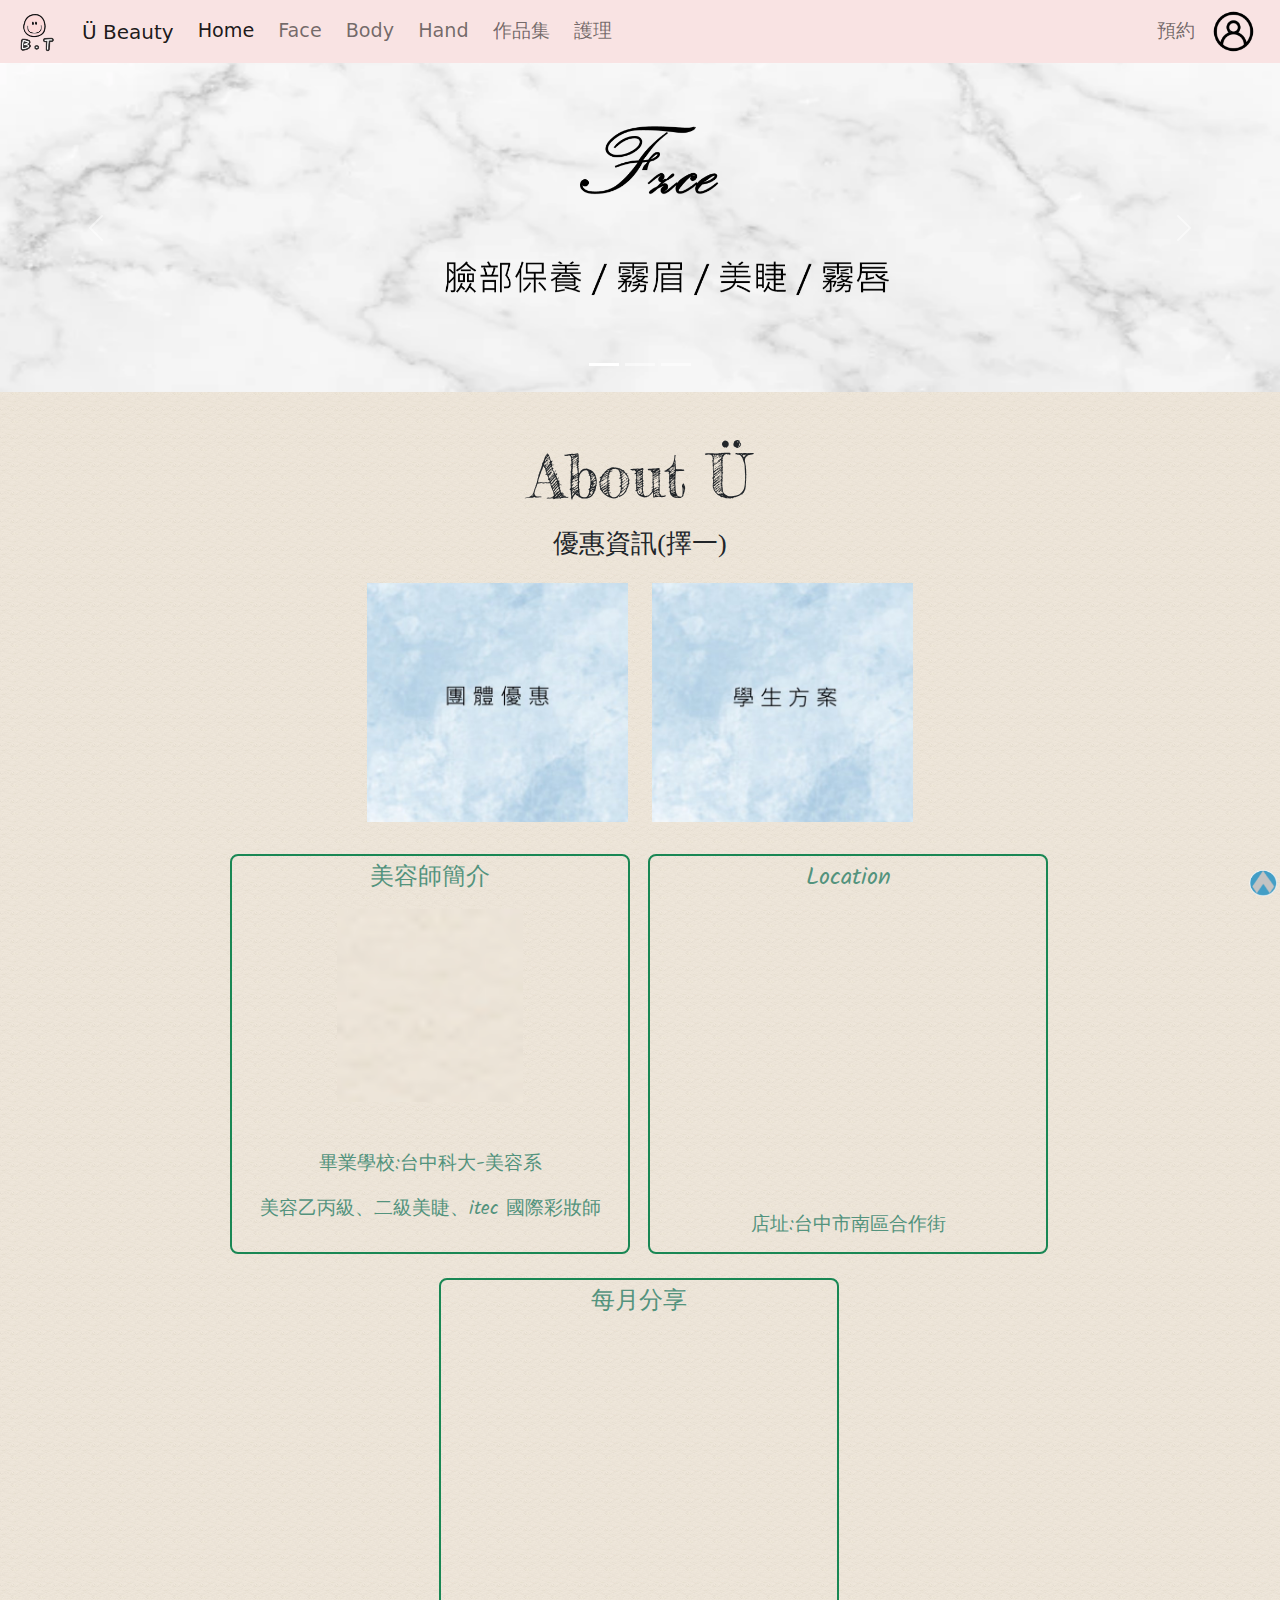
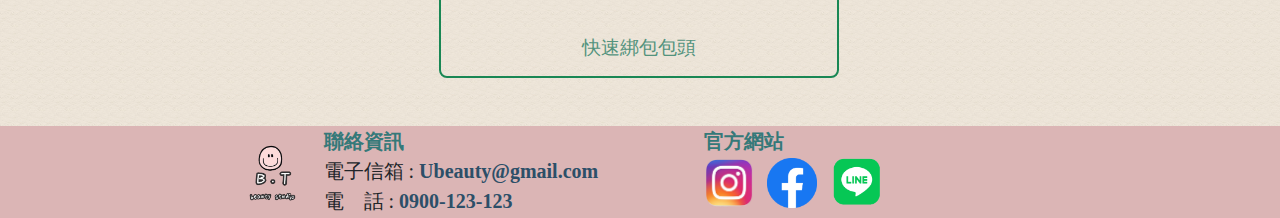
<file: index.html>
<!DOCTYPE html>
<html lang="en">

<head>
  <meta charset="UTF-8">
  <meta name="viewport" content="width=device-width">
  <title>Home_Beauty_Studio</title>
  <link rel="icon" href="./icon/beauty_studio_icon.png">
  <link rel="stylesheet" href="CSS/beauty_studio.css">
  <link rel="stylesheet" href="./CSS/bootstrap_css/bootstrap.css">
  <script src="./js/bootstrap-js/bootstrap.js"></script>

</head>

<body>
  <header>
    <nav class="navbar navbar-expand-lg navbar-light" style="background-color: rgb(249, 227, 227);">
      <div>
        <img src="./icon/beauty_studio_icon.png" class="d-block" style="width: 50px; margin:0 10px;">
      </div>
      <div class="container-fluid">
        <a class="navbar-brand" href="./index.html">Ü Beauty</a>
        <button class="navbar-toggler" type="button" data-bs-toggle="collapse" data-bs-target="#navbarTogglerDemo02"
          aria-controls="navbarTogglerDemo02" aria-expanded="false" aria-label="Toggle navigation">
          <span class="navbar-toggler-icon"></span>
        </button>
        <div class="collapse navbar-collapse" id="navbarTogglerDemo02">
          <ul class="navbar-nav me-auto mb-2 mb-lg-0" style=" align-items: center;">
            <li class="nav-item me-2" style="font-size: larger;">
              <a class="nav-link active" aria-current="page" href="./index.html">Home</a>
            </li>
            <li class="nav-item me-2" style="font-size: larger;">
              <a class="nav-link" href="./Face_beauty_studio.html">Face</a>
            </li>
            <li class="nav-item me-2" style="font-size: larger;">
              <a class="nav-link" href="./Body_beauty_studio.html">Body</a>
            </li>
            <li class="nav-item me-2" style="font-size: larger;">
              <a class="nav-link" href="./Hand_beauty_studio.html">Hand</a>
            </li>
            <li class="nav-item me-2" style="font-size: larger;">
              <a class="nav-link" href="./portfolio_beauty_studio.html">作品集</a>
            </li>
            <li class="nav-item me-2" style="font-size: larger;">
              <a class="nav-link" href="./care_beauty_studio.html">護理</a>
            </li>
          </ul>
          <form class="d-flex me-1">
            <div class="collapse navbar-collapse" id="navbarTogglerDemo02">
              <ul class="navbar-nav mb-2 mb-lg-0" style=" align-items: center;">
                <li class="nav-item me-2" style="font-size: larger;">
                  <a class="nav-link" href="./Order_beauty_studio.html">預約</a>
                </li>
                <a href="./Order_beauty_studio.html" class="me-2">
                  <img src="./icon/order.icon.png" width="45px">
                </a>
              </ul>
            </div>
          </form>
        </div>
      </div>
    </nav>
    <div id="carouselExampleIndicators" class="carousel slide" data-bs-ride="carousel">
      <div class="carousel-indicators">
        <button type="button" data-bs-target="#carouselExampleIndicators" data-bs-slide-to="0" class="active"
          aria-current="true" aria-label="Slide 1"></button>
        <button type="button" data-bs-target="#carouselExampleIndicators" data-bs-slide-to="1"
          aria-label="Slide 2"></button>
        <button type="button" data-bs-target="#carouselExampleIndicators" data-bs-slide-to="2"
          aria-label="Slide 3"></button>
      </div>
      <div class="carousel-inner">
        <div class="carousel-item active">
          <a href="./Face_beauty_studio.html">
            <img src="./icon/a.png" class="d-block w-100" alt="輪播1">
          </a>
        </div>
        <div class="carousel-item">
          <a href="./Body_beauty_studio.html">
            <img src="./icon/b.png" class="d-block w-100" alt="輪播2">
          </a>
        </div>
        <div class="carousel-item">
          <a href="./Hand_beauty_studio.html">
            <img src="./icon/c.png" class="d-block w-100" alt="輪播3">
          </a>

        </div>
      </div>
      <button class="carousel-control-prev" type="button" data-bs-target="#carouselExampleIndicators"
        data-bs-slide="prev">
        <span class="carousel-control-prev-icon" aria-hidden="true"></span>
        <span class="visually-hidden">Previous</span>
      </button>
      <button class="carousel-control-next" type="button" data-bs-target="#carouselExampleIndicators"
        data-bs-slide="next">
        <span class="carousel-control-next-icon" aria-hidden="true"></span>
        <span class="visually-hidden">Next</span>
      </button>
    </div>
  </header>

  <main>
    <div class="container mainBg">
      <h1 class="row justify-content-center pt-5 myAbout">About Ü</h1>
      <h5 class="row justify-content-center m-3 myTitle">優惠資訊(擇一)</h5>
      <div class="row justify-content-center">

        <div class="col-md-12 col-lg-3 pt-2">
          <img class="img-fluid figure-img homeImg" data-bs-toggle="modal" data-bs-target="#apple"
            src="./icon/group.jpg" alt="團體優惠" style="width: 100%;">
        </div>
        <div id="apple" class="modal" tabindex="-1">
          <div class="modal-dialog  modal-dialog-centered">
            <div class="modal-content  modal-dialog-centered">
              <div class="modal-header">
                <h5 class="modal-title myList">團體優惠</h5>
              </div>
              <div class="modal-body myNews">
                <p>如經介紹人來店消費可折抵300元，</p>
                <p>(來店時需先告知介紹人資訊)，</p>
                <p>介紹人下次來店時可折價500元。</p>
                <p style="color: rgb(219, 73, 73);">✮此優惠不適用於指甲系列及補卸系列✮</p>
              </div>
              <div class="modal-footer">
                <button type="button" class="btn btn-secondary" data-bs-dismiss="modal">Close</button>
              </div>
            </div>
          </div>
        </div>

        <div class="col-md-12 col-lg-3 pt-2">
          <img class="img-fluid figure-img homeImg" data-bs-toggle="modal" data-bs-target="#bee"
            src="./icon/student.jpg" alt="學生優惠" style="width: 100%;">
        </div>
        <div id="bee" class="modal" tabindex="-1">
          <div class="modal-dialog modal-dialog-centered">
            <div class="modal-content modal-dialog-centered">
              <div class="modal-header">
                <h5 class="modal-title myList">學生優惠</h5>
              </div>
              <div class="modal-body myNews ">
                <p>持有在學相關證明文件，</p>
                <p>可於來店時享有85折優惠。</p>
                <p style="color:rgb(219, 73, 73);">✮此優惠不適用於補卸系列✮</p>
              </div>
              <div class="modal-footer">
                <button type="button" class="btn btn-secondary" data-bs-dismiss="modal">Close</button>
              </div>
            </div>
          </div>
        </div>
      </div>

      <div class="container pb-5">
        <div class="row justify-content-center">
          <div class="col-md-12 col-lg-3 border border-2 rounded-3 border-success mt-4 ms-2"
            style="margin-right: 10px;width: 400px;height: 400px;">
            <div class="itd">
              <h4 class="row justify-content-center mt-2">美容師簡介</h4>
              <img class="pt-2" src="./icon/background.png" alt="美容師照片" style="width: 50%;">
              <p class="mt-5">畢業學校:台中科大-美容系</p>
              <p>美容乙丙級、二級美睫、itec 國際彩妝師</p>
            </div>
          </div>
          <div class="itd col-md-12 col-lg-3 border border-2 rounded-3 border-success mt-4 ms-2"
            style="margin-right: 10px;width: 400px;height: 400px;">
            <h4 class="row justify-content-center mt-2">Location</h4>
            <iframe src="https://www.google.com/maps/embed?pb=!1m18!1m12!1m3!1d3641.258544730215!2d120.6825104!3d24.127556799999994!2m3!1f0!2f0!3f0!3m2!1i1024!2i768!4f13.1!3m3!1m2!1s0x34693d1ba36b8d49%3A0x61e3b13c82017f33!2zNDAy5Y-w5Lit5biC5Y2X5Y2A5ZCI5L2c6KGX!5e0!3m2!1szh-TW!2stw!4v1695786237717!5m2!1szh-TW!2stw" width="300" height="300" style="border:0;" allowfullscreen="" loading="lazy" referrerpolicy="no-referrer-when-downgrade"></iframe>
            <p>店址:台中市南區合作街</p>
          </div>
          <div class="itd col-md-12 col-lg-3 border border-2 rounded-3 border-success mt-4 ms-2"
            style="margin-right: 10px;width: 400px;height: 400px;">
            <h4 class="row justify-content-center mt-2">每月分享</h4>
           
            <iframe width="300" height="300" src="https://www.youtube.com/embed/xUJO8hUMRBU"
              title="[分享]Bun Hair Tutorial 超簡單包包頭|Libby" frameborder="0"
              allow="accelerometer; autoplay; clipboard-write; encrypted-media; gyroscope; picture-in-picture; web-share"
              allowfullscreen>
            </iframe>
            <p>快速綁包包頭</p>
          </div>
        </div>
      </div>
  </main>

  <footer style="background-color: rgb(219, 181, 181);">
    <div class="container">
      <div class="row justify-content-center">
        <div class="col-md-1 col-lg-1 me-2">
          <img class="mt-1" src="./icon/beauty_studio_button_icon.png" style="width: 100px;">
        </div>
        <div class="col-md-12 col-lg-4 ">
          <div>
            <span class="myForm mb-2">聯絡資訊</span><br>
            <span class="myNews">電子信箱&nbsp;:&nbsp;<a href="mailto:Ubeauty@gmail.com"
                class="myA">Ubeauty@gmail.com</a></span><br>
            <span class="myNews">電&nbsp;&nbsp;&nbsp;&nbsp;話&nbsp;:
              <a href="tel:+886-900123123" class="myA">0900-123-123</a>
            </span>
          </div>
        </div>
        <div class="col-md-12 col-lg-4">
          <div>
            <span class="myForm mb-5">官方網站</span><br>
            <a href="" style="text-decoration:none;"
              target="_blank">
              <img class="me-2" src="./icon/ig.png" width="50vh">
            </a>
            <a href="" style="text-decoration:none;" target="_blank">
              <img class="me-2" src="./icon/fb.png" width="50vh">
            </a>
            <a href=""
              style="text-decoration:none;" target="_blank">
              <img src="./icon/line2.png" width="55vh">
            </a>
          </div>
        </div>
      </div>
    </div>

    <a href="#" class="bottomTop">
      <img src="./icon/top2.png" width="30vh">
    </a>
  </footer>



</body>

</html>
</file>
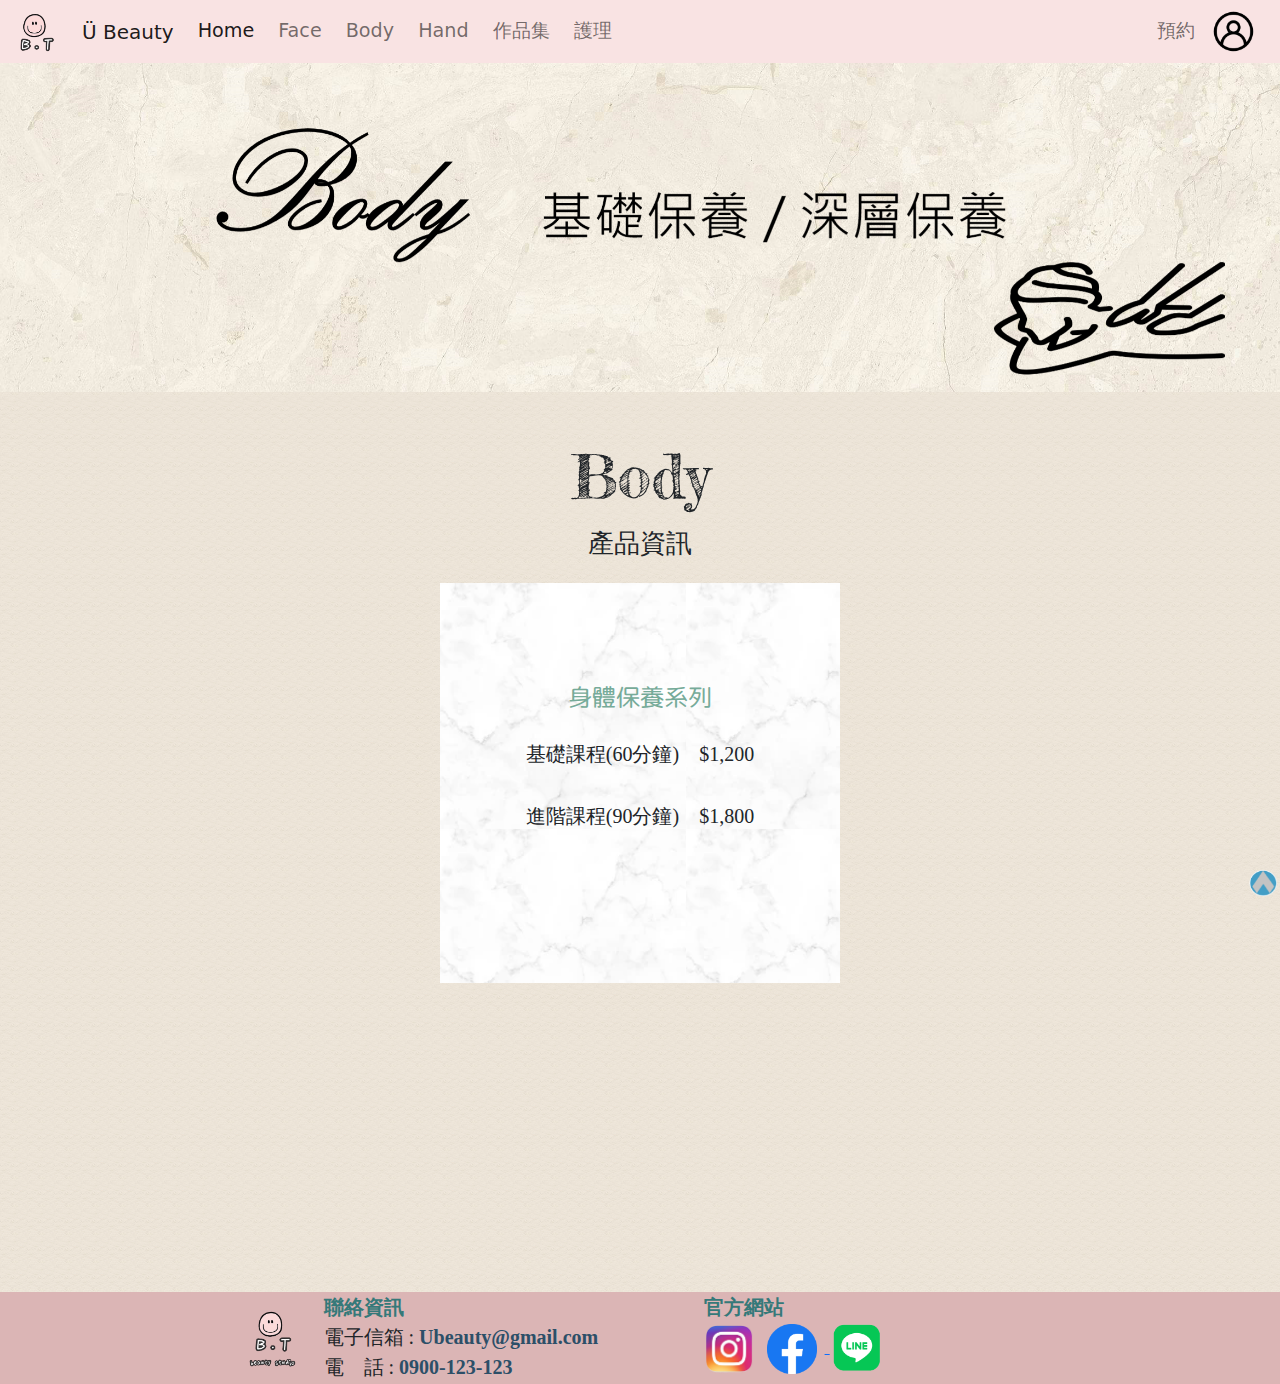
<file: Body_beauty_studio.html>
<!DOCTYPE html>
<html lang="en">

<head>
  <meta charset="UTF-8">
  <meta name="viewport" content="width=device-width">
  <title>身體_Beauty_Studio</title>
  <link rel="icon" href="./icon/beauty_studio_icon.png">
  <link rel="stylesheet" href="CSS/beauty_studio.css">
  <link rel="stylesheet" href="./CSS/bootstrap_css/bootstrap.css">
  <script src="./js/bootstrap-js/bootstrap.js"></script>



</head>

<body>
  <header>
    <nav class="navbar navbar-expand-lg navbar-light" style="background-color: rgb(249, 227, 227);">
      <div>
        <img src="./icon/beauty_studio_icon.png" class="d-block" style="width: 50px; margin:0 10px;">
      </div>
      <div class="container-fluid">
        <a class="navbar-brand" href="./index.html">Ü Beauty</a>
        <button class="navbar-toggler" type="button" data-bs-toggle="collapse" data-bs-target="#navbarTogglerDemo02"
          aria-controls="navbarTogglerDemo02" aria-expanded="false" aria-label="Toggle navigation">
          <span class="navbar-toggler-icon"></span>
        </button>
        <div class="collapse navbar-collapse" id="navbarTogglerDemo02">
          <ul class="navbar-nav me-auto mb-2 mb-lg-0" style=" align-items: center;">
            <li class="nav-item me-2" style="font-size: larger;">
              <a class="nav-link active" aria-current="page" href="./index.html">Home</a>
            </li>
            <li class="nav-item me-2" style="font-size: larger;">
              <a class="nav-link" href="./Face_beauty_studio.html">Face</a>
            </li>
            <li class="nav-item me-2" style="font-size: larger;">
              <a class="nav-link" href="./Body_beauty_studio.html">Body</a>
            </li>
            <li class="nav-item me-2" style="font-size: larger;">
              <a class="nav-link" href="./Hand_beauty_studio.html">Hand</a>
            </li>
            <li class="nav-item me-2" style="font-size: larger;">
              <a class="nav-link" href="./portfolio_beauty_studio.html">作品集</a>
            </li>
            <li class="nav-item me-2" style="font-size: larger;">
              <a class="nav-link" href="./care_beauty_studio.html">護理</a>
            </li>
          </ul>
          <form class="d-flex me-1">
            <div class="collapse navbar-collapse" id="navbarTogglerDemo02">
              <ul class="navbar-nav mb-2 mb-lg-0" style=" align-items: center;">
                <li class="nav-item me-2" style="font-size: larger;">
                  <a class="nav-link" href="./Order_beauty_studio.html">預約</a>
                </li>
                <a href="./Order_beauty_studio.html" class="me-2">
                  <img src="./icon/order.icon.png" width="45px">
                </a>
              </ul>
            </div>
          </form>
        </div>
      </div>
    </nav>
    <div class="carousel-inner">
      <div class="carousel-item active">
        <img src="./icon/body.bg.png" class="d-block w-100" alt="body背景">
      </div>
    </div>
  </header>

  <main>
    <div class="container mainBg pb-5">
      <h1 class="row justify-content-center pt-5 myAbout">Body</h1>
      <h5 class="row justify-content-center m-3 myTitle">產品資訊</h5>
      <div class="row justify-content-center">
        <div class="col-md-12 col-lg-3 m-2 contentBg"
          style="background-image: url(./icon/content.bg.png);width: 400px;height: 400px;">
          <div class="row justify-content-center pd-5 pt-5 mt-5 myList">身體保養系列</div>
          <div class="row justify-content-center p-2 mt-3 myMenu">基礎課程(60分鐘) &nbsp;&nbsp;&nbsp;$1,200</div>
          <div class="row justify-content-center p-2 mt-3 myMenu">進階課程(90分鐘)&nbsp;&nbsp;&nbsp; $1,800</div>
        </div>
      </div>
    </div>

  </main>

  <footer style="background-color: rgb(219, 181, 181);">
    <div class="container">
      <div class="row justify-content-center">
        <div class="col-md-1 col-lg-1 me-2">
          <img class="mt-1" src="./icon/beauty_studio_button_icon.png" style="width: 100px;">
        </div>
        <div class="col-md-12 col-lg-4 ">
          <div>
            <span class="myForm mb-2">聯絡資訊</span><br>
            <span class="myNews">電子信箱&nbsp;:&nbsp;<a href="mailto:Ubeauty@gmail.com" class="myA">Ubeauty@gmail.com</a></span><br>
            <span class="myNews">電&nbsp;&nbsp;&nbsp;&nbsp;話&nbsp;:
              <a href="tel:+886-900123123" class="myA">0900-123-123</a>
            </span>
          </div>
        </div>
        <div class="col-md-12 col-lg-4">
          <div>
            <span class="myForm mb-5">官方網站</span><br>
            <a href="" style="text-decoration:none;"
              target="_blank">
              <img class="me-2" src="./icon/ig.png" width="50vh">
            </a>
            <a href="" target="_blank">
              <img class="me-2" src="./icon/fb.png" width="50vh">
            </a>
            <a href=""
              style="text-decoration:none;" target="_blank">
              <img src="./icon/line2.png" width="55vh">
            </a>
          </div>
        </div>
      </div>
    </div>

    <a href="#" class="bottomTop">
      <img src="./icon/top2.png" width="30vh">
    </a>
  </footer>


</body>

</html>
</file>
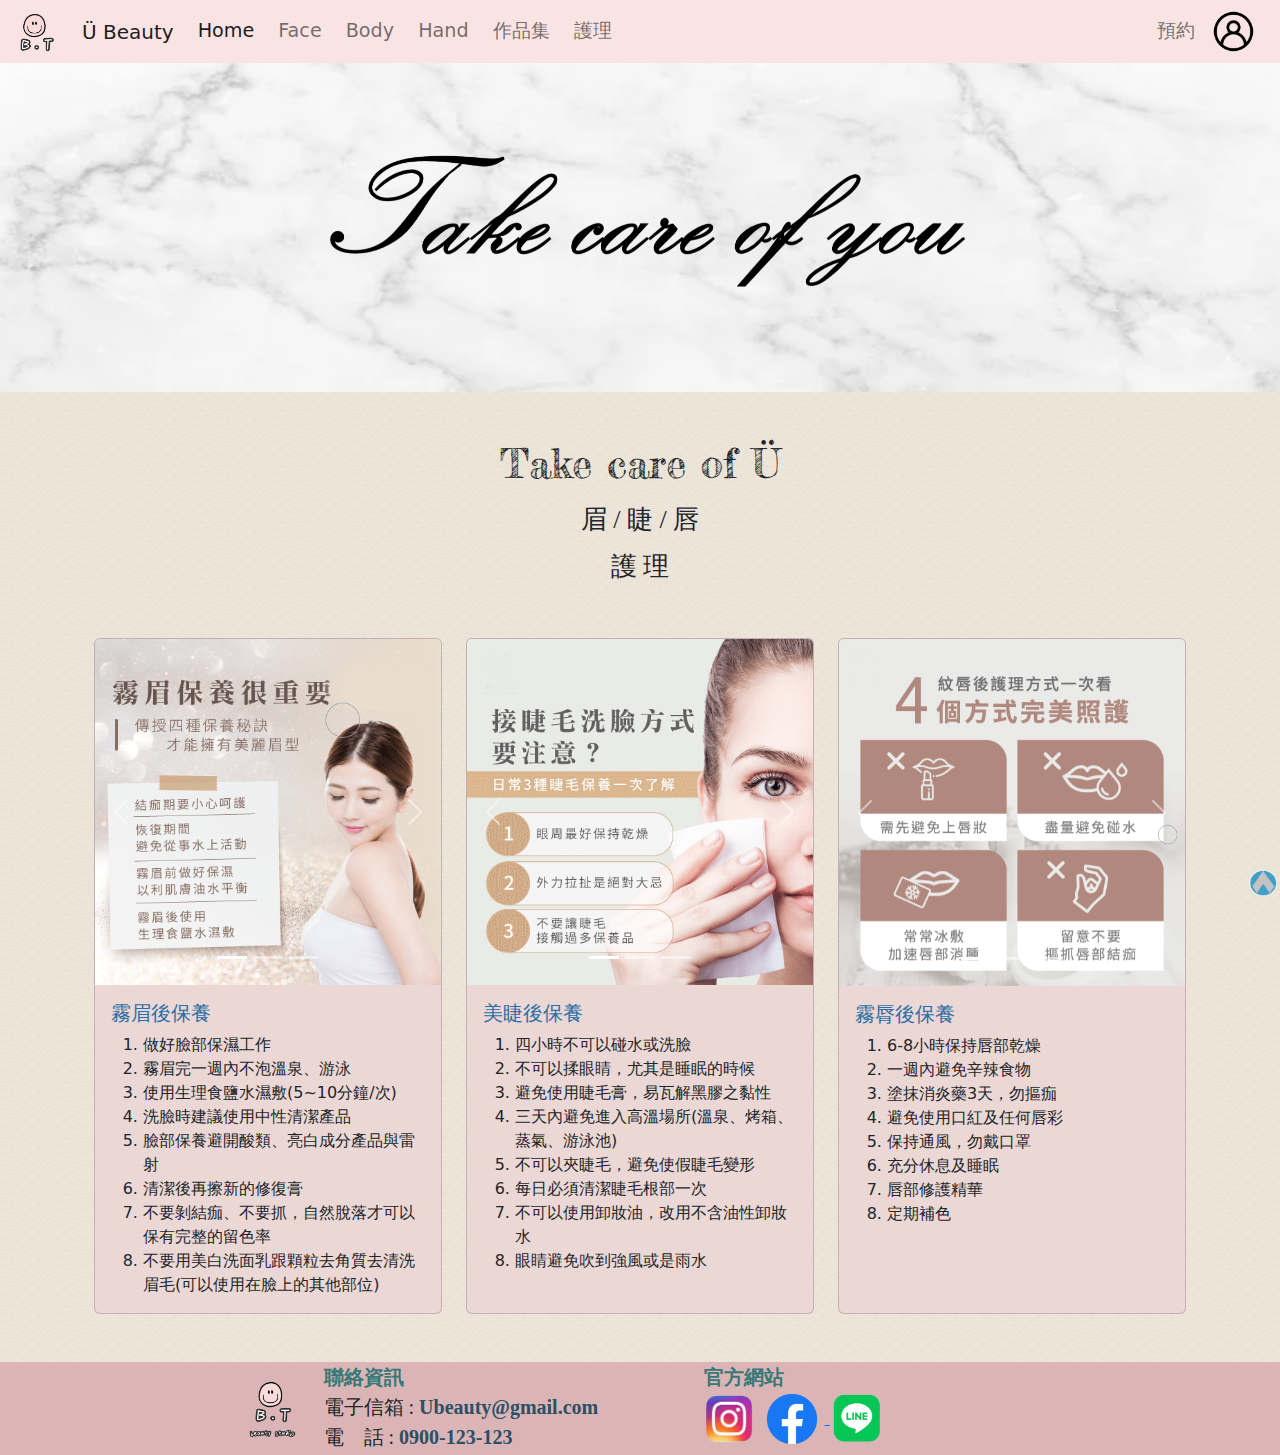
<file: care_beauty_studio.html>
<!DOCTYPE html>
<html lang="en">

<head>
  <meta charset="UTF-8">
  <meta name="viewport" content="width=device-width">
  <title>眉/睫/唇 護理_Beauty_Studio</title>
  <link rel="icon" href="./icon/beauty_studio_icon.png">
  <link rel="stylesheet" href="CSS/beauty_studio.css">
  <link rel="stylesheet" href="./CSS/bootstrap_css/bootstrap.css">
  <script src="./js/bootstrap-js/bootstrap.js"></script>



</head>

<body>
  <header>
    <nav class="navbar navbar-expand-lg navbar-light" style="background-color: rgb(249, 227, 227);">
      <div>
        <img src="./icon/beauty_studio_icon.png" class="d-block" style="width: 50px; margin:0 10px;">
      </div>
      <div class="container-fluid">
        <a class="navbar-brand" href="./index.html">Ü Beauty</a>
        <button class="navbar-toggler" type="button" data-bs-toggle="collapse" data-bs-target="#navbarTogglerDemo02"
          aria-controls="navbarTogglerDemo02" aria-expanded="false" aria-label="Toggle navigation">
          <span class="navbar-toggler-icon"></span>
        </button>
        <div class="collapse navbar-collapse" id="navbarTogglerDemo02">
          <ul class="navbar-nav me-auto mb-2 mb-lg-0" style=" align-items: center;">
            <li class="nav-item me-2" style="font-size: larger;">
              <a class="nav-link active" aria-current="page" href="./index.html">Home</a>
            </li>
            <li class="nav-item me-2" style="font-size: larger;">
              <a class="nav-link" href="./Face_beauty_studio.html">Face</a>
            </li>
            <li class="nav-item me-2" style="font-size: larger;">
              <a class="nav-link" href="./Body_beauty_studio.html">Body</a>
            </li>
            <li class="nav-item me-2" style="font-size: larger;">
              <a class="nav-link" href="./Hand_beauty_studio.html">Hand</a>
            </li>
            <li class="nav-item me-2" style="font-size: larger;">
              <a class="nav-link" href="./portfolio_beauty_studio.html">作品集</a>
            </li>
            <li class="nav-item me-2" style="font-size: larger;">
              <a class="nav-link" href="./care_beauty_studio.html">護理</a>
            </li>
          </ul>
          <form class="d-flex me-1">
            <div class="collapse navbar-collapse" id="navbarTogglerDemo02">
              <ul class="navbar-nav mb-2 mb-lg-0" style=" align-items: center;">
                <li class="nav-item me-2" style="font-size: larger;">
                  <a class="nav-link" href="./Order_beauty_studio.html">預約</a>
                </li>
                <a href="./Order_beauty_studio.html" class="me-2">
                  <img src="./icon/order.icon.png" width="45px">
                </a>
              </ul>
            </div>
          </form>
        </div>
      </div>
    </nav>
    <div class="carousel-inner">
      <div class="carousel-item active">
        <img src="./icon/care.bg.png" class="d-block w-100" alt="護理背景">
      </div>
    </div>
  </header>

  <main class="container pt-5 mainBg pb-5">
    <div>
      <h1 class="row justify-content-center" style="font-family: 'Fredericka the Great';">Take care of Ü</h1>
      <h5 class="row justify-content-center m-3 myTitle">眉 / 睫 / 唇</h5>
      <h5 class="row justify-content-center m-3 mb-5 myTitle">護 理</h5>
    </div>
    <div class="container" >
      <div class="row row-cols-1 row-cols-md-3 justify-content-center" >
        <div class="col mt-2">
          <div class="card h-100" style="background-color: rgba(235, 212, 212, 0.79);">
            <div id="carouselExampleIndicators1" class="carousel slide" data-bs-ride="carousel">
              <div class="carousel-inner">
                <div class="carousel-indicators">
                  <button type="button" data-bs-target="#carouselExampleIndicators1" data-bs-slide-to="0" class="active"
                    aria-current="true" aria-label="Slide 1"></button>
                  <button type="button" data-bs-target="#carouselExampleIndicators1" data-bs-slide-to="1"
                    aria-label="Slide 2"></button>
                  <button type="button" data-bs-target="#carouselExampleIndicators1" data-bs-slide-to="2"
                    aria-label="Slide 3"></button>
                </div>
                <div class="carousel-item active">
                  <img src="./icon/eyebrow.care.png" class="card-img-top" alt="霧眉護理1">
                </div>
                <div class="carousel-item">
                  <img src="./icon/eyebrow.care2.png" class="card-img-top" alt="霧眉護理2">
                </div>
                <div class="carousel-item">
                  <img src="./icon/eyebrow.care3.png" class="card-img-top" alt="霧眉護理3">
                </div>
                <button class="carousel-control-prev" type="button" data-bs-target="#carouselExampleIndicators1"
                  data-bs-slide="prev">
                  <span class="carousel-control-prev-icon" aria-hidden="true"></span>
                  <span class="visually-hidden">Previous</span>
                </button>
                <button class="carousel-control-next" type="button" data-bs-target="#carouselExampleIndicators1"
                  data-bs-slide="next">
                  <span class="carousel-control-next-icon" aria-hidden="true"></span>
                  <span class="visually-hidden">Next</span>
                </button>
              </div>
              <div class="card-body">
                <h5 class="card-title myOrderList">霧眉後保養</h5>
                <ol class="card-text">
                  <li>做好臉部保濕工作</li>
                  <li>霧眉完一週內不泡溫泉、游泳</li>
                  <li>使用生理食鹽水濕敷(5~10分鐘/次)</li>
                  <li>洗臉時建議使用中性清潔產品</li>
                  <li>臉部保養避開酸類、亮白成分產品與雷射</li>
                  <li>清潔後再擦新的修復膏</li>
                  <li>不要剝結痂、不要抓，自然脫落才可以保有完整的留色率</li>
                  <li>不要用美白洗面乳跟顆粒去角質去清洗眉毛(可以使用在臉上的其他部位)</li>
                </ol>
              </div>
            </div>
          </div>
        </div>
        <div class="col mt-2">
          <div class="card h-100" style="background-color: rgba(235, 212, 212, 0.79);">
            <div id="carouselExampleIndicators2" class="carousel slide" data-bs-ride="carousel">
              <div class="carousel-inner">
                <div class="carousel-indicators">
                  <button type="button" data-bs-target="#carouselExampleIndicators2" data-bs-slide-to="0" class="active"
                    aria-current="true" aria-label="Slide 1"></button>
                  <button type="button" data-bs-target="#carouselExampleIndicators2" data-bs-slide-to="1"
                    aria-label="Slide 2"></button>
                  <button type="button" data-bs-target="#carouselExampleIndicators2" data-bs-slide-to="2"
                    aria-label="Slide 3"></button>
                </div>
                <div class="carousel-item active">
                  <img src="./icon/eyelash.care.png" class="card-img-top" alt="美睫護理1">
                </div>
                <div class="carousel-item">
                  <img src="./icon/eyelash.care2.png" class="card-img-top" alt="美睫護理2">
                </div>
                <div class="carousel-item">
                  <img src="./icon/eyelash.care3.png" class="card-img-top" alt="美睫護理3">
                </div>
                <button class="carousel-control-prev" type="button" data-bs-target="#carouselExampleIndicators2"
                  data-bs-slide="prev">
                  <span class="carousel-control-prev-icon" aria-hidden="true"></span>
                  <span class="visually-hidden">Previous</span>
                </button>
                <button class="carousel-control-next" type="button" data-bs-target="#carouselExampleIndicators2"
                  data-bs-slide="next">
                  <span class="carousel-control-next-icon" aria-hidden="true"></span>
                  <span class="visually-hidden">Next</span>
                </button>
              </div>
              <div class="card-body">
                <h5 class="card-title myOrderList">美睫後保養</h5>
                <ol class="card-text">
                  <li>四小時不可以碰水或洗臉</li>
                  <li>不可以揉眼睛，尤其是睡眠的時候</li>
                  <li>避免使用睫毛膏，易瓦解黑膠之黏性</li>
                  <li>三天內避免進入高溫場所(溫泉、烤箱、蒸氣、游泳池)</li>
                  <li>不可以夾睫毛，避免使假睫毛變形</li>
                  <li>每日必須清潔睫毛根部一次</li>
                  <li>不可以使用卸妝油，改用不含油性卸妝水</li>
                  <li>眼睛避免吹到強風或是雨水</li>
                </ol>
              </div>
            </div>
          </div>
        </div>
        <div class="col mt-2">
          <div class="card h-100" style="background-color: rgba(235, 212, 212, 0.79);">
            <div id="carouselExampleIndicators3" class="carousel slide" data-bs-ride="carousel">
              <div class="carousel-inner">
                <div class="carousel-indicators">
                  <button type="button" data-bs-target="#carouselExampleIndicators3" data-bs-slide-to="0" class="active"
                    aria-current="true" aria-label="Slide 1"></button>
                  <button type="button" data-bs-target="#carouselExampleIndicators3" data-bs-slide-to="1"
                    aria-label="Slide 2"></button>
                  <button type="button" data-bs-target="#carouselExampleIndicators3" data-bs-slide-to="2"
                    aria-label="Slide 3"></button>
                </div>
                <div class="carousel-item active">
                  <img src="./icon/lips.care.png" class="card-img-top" alt="霧脣護理1">
                </div>
                <div class="carousel-item">
                  <img src="./icon/lips.care2.png" class="card-img-top" alt="霧脣護理2">
                </div>
                <div class="carousel-item">
                  <img src="./icon/lips.care3.png" class="card-img-top" alt="霧脣護理3">
                </div>
                <button class="carousel-control-prev" type="button" data-bs-target="#carouselExampleIndicators3"
                  data-bs-slide="prev">
                  <span class="carousel-control-prev-icon" aria-hidden="true"></span>
                  <span class="visually-hidden">Previous</span>
                </button>
                <button class="carousel-control-next" type="button" data-bs-target="#carouselExampleIndicators3"
                  data-bs-slide="next">
                  <span class="carousel-control-next-icon" aria-hidden="true"></span>
                  <span class="visually-hidden">Next</span>
                </button>
              </div>
              <div class="card-body">
                <h5 class="card-title myOrderList">霧脣後保養</h5>
                <ol class="card-text">
                  <li>6-8小時保持唇部乾燥</li>
                  <li>一週內避免辛辣食物</li>
                  <li>塗抹消炎藥3天，勿摳痂</li>
                  <li>避免使用口紅及任何唇彩</li>
                  <li>保持通風，勿戴口罩</li>
                  <li>充分休息及睡眠</li>
                  <li>唇部修護精華</li>
                  <li>定期補色</li>
                </ol>
              </div>
            </div>
          </div>
        </div>
      </div>
    </div>

  </main>

  <footer style="background-color: rgb(219, 181, 181);">
    <div class="container">
      <div class="row justify-content-center">
        <div class="col-md-1 col-lg-1 me-2">
          <img class="mt-1" src="./icon/beauty_studio_button_icon.png" style="width: 100px;">
        </div>
        <div class="col-md-12 col-lg-4 ">
          <div>
            <span class="myForm mb-2">聯絡資訊</span><br>
            <span class="myNews">電子信箱&nbsp;:&nbsp;<a href="mailto:Ubeauty@gmail.com" class="myA">Ubeauty@gmail.com</a></span><br>
            <span class="myNews">電&nbsp;&nbsp;&nbsp;&nbsp;話&nbsp;:
              <a href="tel:+886-900123123" class="myA">0900-123-123</a>
            </span>
          </div>
        </div>
        <div class="col-md-12 col-lg-4">
          <div>
            <span class="myForm mb-5">官方網站</span><br>
            <a href="" style="text-decoration:none;"
              target="_blank">
              <img class="me-2" src="./icon/ig.png" width="50vh">
            </a>
            <a href="" target="_blank">
              <img class="me-2" src="./icon/fb.png" width="50vh">
            </a>
            <a href=""
              style="text-decoration:none;" target="_blank">
              <img src="./icon/line2.png" width="55vh">
            </a>
          </div>
        </div>
      </div>
    </div>

    <a href="#" class="bottomTop">
      <img src="./icon/top2.png" width="30vh">
    </a>
  </footer>




</body>

</html>
</file>
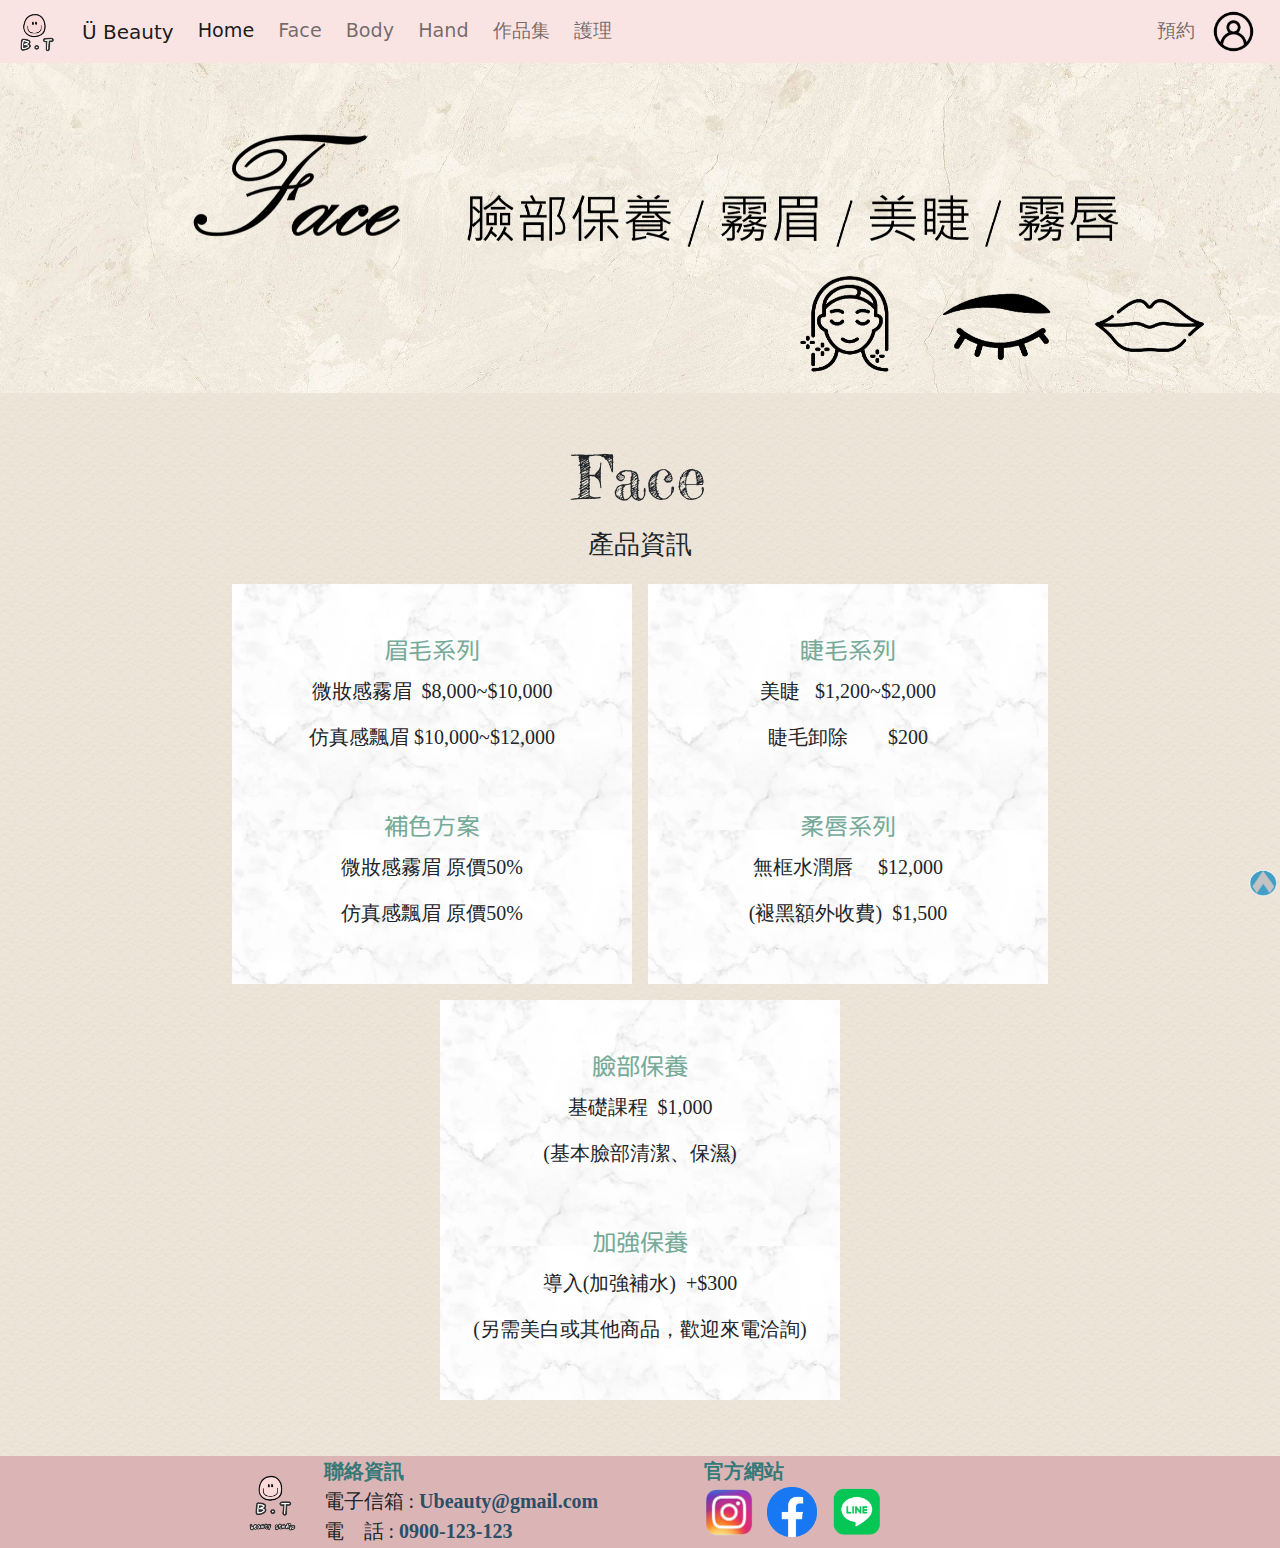
<file: Face_beauty_studio.html>
<!DOCTYPE html>
<html lang="en">

<head>
  <meta charset="UTF-8">
  <meta name="viewport" content="width=device-width">
  <title>臉部_Beauty_Studio</title>
  <link rel="icon" href="./icon/beauty_studio_icon.png">
  <link rel="stylesheet" href="./CSS/beauty_studio.css">
  <link rel="stylesheet" href="./CSS/bootstrap_css/bootstrap.css">
  <script src="./js/bootstrap-js/bootstrap.js"></script>

</head>

<body>
  <header>
    <nav class="navbar navbar-expand-lg navbar-light" style="background-color: rgb(249, 227, 227);">
      <div>
        <img src="./icon/beauty_studio_icon.png" class="d-block" style="width: 50px; margin:0 10px;">
      </div>
      <div class="container-fluid">
        <a class="navbar-brand" href="./index.html">Ü Beauty</a>
        <button class="navbar-toggler" type="button" data-bs-toggle="collapse" data-bs-target="#navbarTogglerDemo02"
          aria-controls="navbarTogglerDemo02" aria-expanded="false" aria-label="Toggle navigation">
          <span class="navbar-toggler-icon"></span>
        </button>
        <div class="collapse navbar-collapse" id="navbarTogglerDemo02">
          <ul class="navbar-nav me-auto mb-2 mb-lg-0" style=" align-items: center;">
            <li class="nav-item me-2" style="font-size: larger;">
              <a class="nav-link active" aria-current="page" href="./index.html">Home</a>
            </li>
            <li class="nav-item me-2" style="font-size: larger;">
              <a class="nav-link" href="./Face_beauty_studio.html">Face</a>
            </li>
            <li class="nav-item me-2" style="font-size: larger;">
              <a class="nav-link" href="./Body_beauty_studio.html">Body</a>
            </li>
            <li class="nav-item me-2" style="font-size: larger;">
              <a class="nav-link" href="./Hand_beauty_studio.html">Hand</a>
            </li>
            <li class="nav-item me-2" style="font-size: larger;">
              <a class="nav-link" href="./portfolio_beauty_studio.html">作品集</a>
            </li>
            <li class="nav-item me-2" style="font-size: larger;">
              <a class="nav-link" href="./care_beauty_studio.html">護理</a>
            </li>
          </ul>
          <form class="d-flex me-1">
            <div class="collapse navbar-collapse" id="navbarTogglerDemo02">
              <ul class="navbar-nav mb-2 mb-lg-0" style=" align-items: center;">
                <li class="nav-item me-2" style="font-size: larger;">
                  <a class="nav-link" href="./Order_beauty_studio.html">預約</a>
                </li>
                <a href="./Order_beauty_studio.html" class="me-2">
                  <img src="./icon/order.icon.png" width="45px">
                </a>
              </ul>
            </div>
          </form>
        </div>
      </div>
    </nav>
      <div class="carousel-inner">
        <div class="carousel-item active">
          <img src="./icon/face.bg.png" class="d-block w-100" alt="face背景">
        </div>
      </div>
  </header>

  <main>
    <div class="container mainBg pt-5 pb-5">
      <h1 class="row justify-content-center myAbout">Face</h1>
      <h5 class="row justify-content-center m-3 myTitle">產品資訊</h5>
      <div class="row justify-content-center" style="font-family: '標楷體';">
        <div class="col-md-12 col-lg-3 m-2 contentBg" style="background-image: url(./icon/content.bg.png);width: 400px;height: 400px;">
          <div class="row justify-content-center pd-3 pt-5 myList">眉毛系列</div>
          <div class="row justify-content-center p-2 myMenu">微妝感霧眉 &nbsp;$8,000~$10,000</div>
          <div class="row justify-content-center p-2 myMenu">仿真感飄眉 $10,000~$12,000</div>
          <div class="row justify-content-center pd-3 pt-5 myList">補色方案</div>
          <div class="row justify-content-center p-2 myMenu">微妝感霧眉 原價50%</div>
          <div class="row justify-content-center p-2 myMenu">仿真感飄眉 原價50%</div>
        </div>
        <div class="col-md-12 col-lg-3 m-2 contentBg" style="background-image: url(./icon/content.bg.png);width: 400px;height: 400px;">
          <div class="row justify-content-center pd-3 pt-5 myList">睫毛系列</div>
          <div class="row justify-content-center p-2 myMenu">美睫 &nbsp; $1,200~$2,000</div>
          <div class="row justify-content-center p-2 myMenu">睫毛卸除 &nbsp; &nbsp;&nbsp;&nbsp;&nbsp;&nbsp;$200</div>
          <div class="row justify-content-center pd-3 pt-5 myList">柔唇系列</div>
          <div class="row justify-content-center p-2 myMenu">無框水潤唇 &nbsp;&nbsp;&nbsp;&nbsp;$12,000</div>
          <div class="row justify-content-center p-2 myMenu">(褪黑額外收費) &nbsp;$1,500</div>
        </div>
        <div class="col-md-12 col-lg-3 m-2 contentBg" style="background-image: url(./icon/content.bg.png);width: 400px;height: 400px;">
          <div class="row justify-content-center pd-3 pt-5 myList">臉部保養</div>
          <div class="row justify-content-center p-2 myMenu">基礎課程 &nbsp;$1,000</div>
          <div class="row justify-content-center p-2 myMenu">(基本臉部清潔、保濕)</div>
          <div class="row justify-content-center pd-3 pt-5 myList">加強保養</div>
          <div class="row justify-content-center p-2 myMenu">導入(加強補水)&nbsp; +$300</div>
          <div class="row justify-content-center p-2 myMenu">(另需美白或其他商品，歡迎來電洽詢)</div>
        </div>
      </div>
    </div>

  </main>

  <footer style="background-color: rgb(219, 181, 181);">
    <div class="container">
      <div class="row justify-content-center">
        <div class="col-md-1 col-lg-1 me-2">
          <img class="mt-1" src="./icon/beauty_studio_button_icon.png" style="width: 100px;">
        </div>
        <div class="col-md-12 col-lg-4 ">
          <div>
            <span class="myForm mb-2">聯絡資訊</span><br>
            <span class="myNews">電子信箱&nbsp;:&nbsp;<a href="mailto:Ubeauty@gmail.com" class="myA">Ubeauty@gmail.com</a></span><br>
            <span class="myNews">電&nbsp;&nbsp;&nbsp;&nbsp;話&nbsp;:
              <a href="tel:+886-900123123" class="myA">0900-123-123</a>
            </span>
          </div>
        </div>
        <div class="col-md-12 col-lg-4">
          <div>
            <span class="myForm mb-5">官方網站</span><br>
            <a href="" style="text-decoration:none;"
              target="_blank">
              <img class="me-2" src="./icon/ig.png" width="50vh">
            </a>
            <a href="" style="text-decoration:none;" target="_blank">
              <img class="me-2" src="./icon/fb.png" width="50vh">
            </a>
            <a href=""
              style="text-decoration:none;" target="_blank">
              <img src="./icon/line2.png" width="55vh">
            </a>
          </div>
        </div>
      </div>
    </div>

    <a href="#" class="bottomTop">
      <img src="./icon/top2.png" width="30vh">
    </a>
  </footer>
 

</body>

</html>
</file>
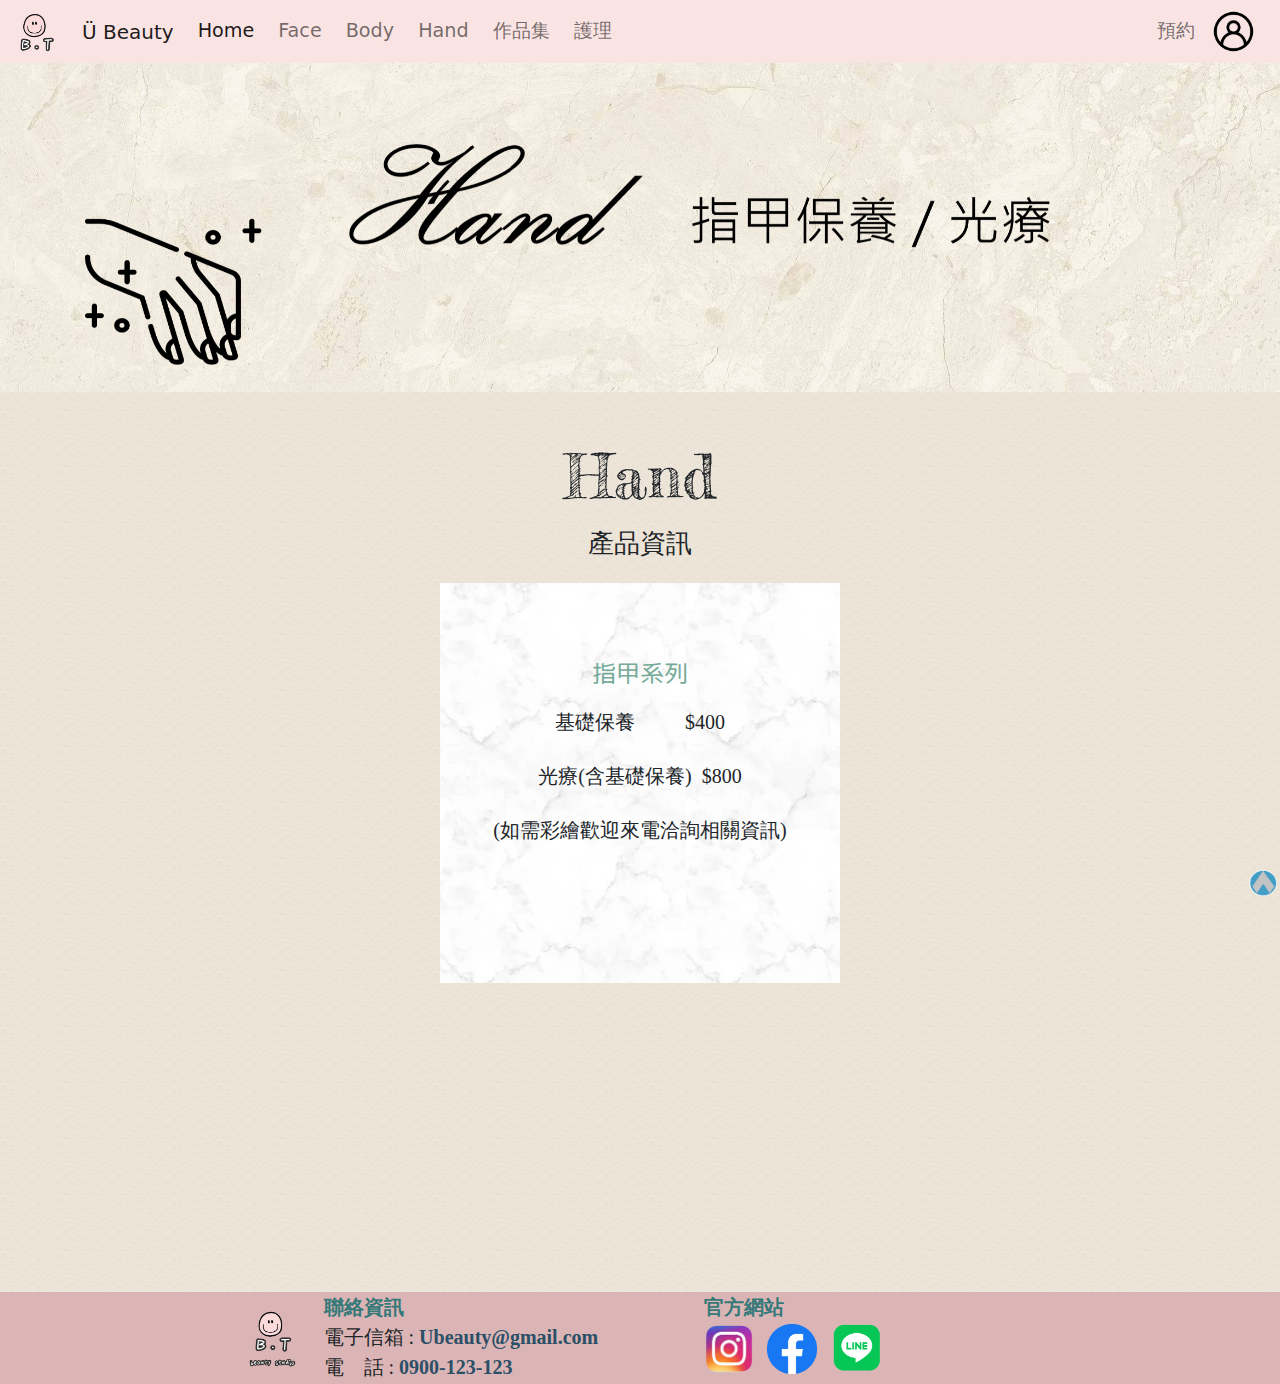
<file: Hand_beauty_studio.html>
<!DOCTYPE html>
<html lang="en">

<head>
  <meta charset="UTF-8">
  <meta name="viewport" content="width=device-width">
  <title>指甲_Beauty_Studio</title>
  <link rel="icon" href="./icon/beauty_studio_icon.png">
  <link rel="stylesheet" href="CSS/beauty_studio.css">
  <link rel="stylesheet" href="./CSS/bootstrap_css/bootstrap.css">
  <script src="./js/bootstrap-js/bootstrap.js"></script>


</head>

<body>
  <header>
    <nav class="navbar navbar-expand-lg navbar-light" style="background-color: rgb(249, 227, 227);">
      <div>
        <img src="./icon/beauty_studio_icon.png" class="d-block" style="width: 50px; margin:0 10px;">
      </div>
      <div class="container-fluid">
        <a class="navbar-brand" href="./index.html">Ü Beauty</a>
        <button class="navbar-toggler" type="button" data-bs-toggle="collapse" data-bs-target="#navbarTogglerDemo02"
          aria-controls="navbarTogglerDemo02" aria-expanded="false" aria-label="Toggle navigation">
          <span class="navbar-toggler-icon"></span>
        </button>
        <div class="collapse navbar-collapse" id="navbarTogglerDemo02">
          <ul class="navbar-nav me-auto mb-2 mb-lg-0" style=" align-items: center;">
            <li class="nav-item me-2" style="font-size: larger;">
              <a class="nav-link active" aria-current="page" href="./index.html">Home</a>
            </li>
            <li class="nav-item me-2" style="font-size: larger;">
              <a class="nav-link" href="./Face_beauty_studio.html">Face</a>
            </li>
            <li class="nav-item me-2" style="font-size: larger;">
              <a class="nav-link" href="./Body_beauty_studio.html">Body</a>
            </li>
            <li class="nav-item me-2" style="font-size: larger;">
              <a class="nav-link" href="./Hand_beauty_studio.html">Hand</a>
            </li>
            <li class="nav-item me-2" style="font-size: larger;">
              <a class="nav-link" href="./portfolio_beauty_studio.html">作品集</a>
            </li>
            <li class="nav-item me-2" style="font-size: larger;">
              <a class="nav-link" href="./care_beauty_studio.html">護理</a>
            </li>
          </ul>
          <form class="d-flex me-1">
            <div class="collapse navbar-collapse" id="navbarTogglerDemo02">
              <ul class="navbar-nav mb-2 mb-lg-0" style=" align-items: center;">
                <li class="nav-item me-2" style="font-size: larger;">
                  <a class="nav-link" href="./Order_beauty_studio.html">預約</a>
                </li>
                <a href="./Order_beauty_studio.html" class="me-2">
                  <img src="./icon/order.icon.png" width="45px">
                </a>
              </ul>
            </div>
          </form>
        </div>
      </div>
    </nav>
    <div class="carousel-inner">
      <div class="carousel-item active">
        <img src="./icon/Hand.bg.png" class="d-block w-100" alt="hand背景">
      </div>
    </div>
  </header>

  <main>
    <div class="container pt-5 mainBg pb-5">
      <h1 class="row justify-content-center myAbout">Hand</h1>
      <h5 class="row justify-content-center m-3 myTitle">產品資訊</h5>
      <div class="row justify-content-center">
        <div class="col-md-12 col-lg-3 m-2 contentBg"
          style="background-image: url(./icon/content.bg.png);width: 400px;height: 400px;">
          <div class="row justify-content-center pd-5 pt-4 mt-5 myList">指甲系列</div>
          <div class="row justify-content-center p-2 mt-2 myMenu">
            基礎保養&nbsp;&nbsp;&nbsp;&nbsp;&nbsp;&nbsp;&nbsp;&nbsp;&nbsp;&nbsp;$400</div>
          <div class="row justify-content-center p-2 mt-2 myMenu">光療(含基礎保養)&nbsp; $800</div>
          <div class="row justify-content-center p-2 mt-2 myMenu">(如需彩繪歡迎來電洽詢相關資訊)</div>
        </div>
      </div>
    </div>

  </main>

  <footer style="background-color: rgb(219, 181, 181);">
    <div class="container">
      <div class="row justify-content-center">
        <div class="col-md-1 col-lg-1 me-2">
          <img class="mt-1" src="./icon/beauty_studio_button_icon.png" style="width: 100px;">
        </div>
        <div class="col-md-12 col-lg-4 ">
          <div>
            <span class="myForm mb-2">聯絡資訊</span><br>
            <span class="myNews">電子信箱&nbsp;:&nbsp;<a href="mailto:Ubeauty@gmail.com" class="myA">Ubeauty@gmail.com</a></span><br>
            <span class="myNews">電&nbsp;&nbsp;&nbsp;&nbsp;話&nbsp;:
              <a href="tel:+886-900123123" class="myA">0900-123-123</a>
            </span>
          </div>
        </div>
        <div class="col-md-12 col-lg-4">
          <div>
            <span class="myForm mb-5">官方網站</span><br>
            <a href="" style="text-decoration:none;"
              target="_blank">
              <img class="me-2" src="./icon/ig.png" width="50vh">
            </a>
            <a href="" style="text-decoration:none;" target="_blank">
              <img class="me-2" src="./icon/fb.png" width="50vh">
            </a>
            <a href=""
              style="text-decoration:none;" target="_blank">
              <img src="./icon/line2.png" width="55vh">
            </a>
          </div>
        </div>
      </div>
    </div>

    <a href="#" class="bottomTop">
      <img src="./icon/top2.png" width="30vh">
    </a>
  </footer>



</body>

</html>
</file>
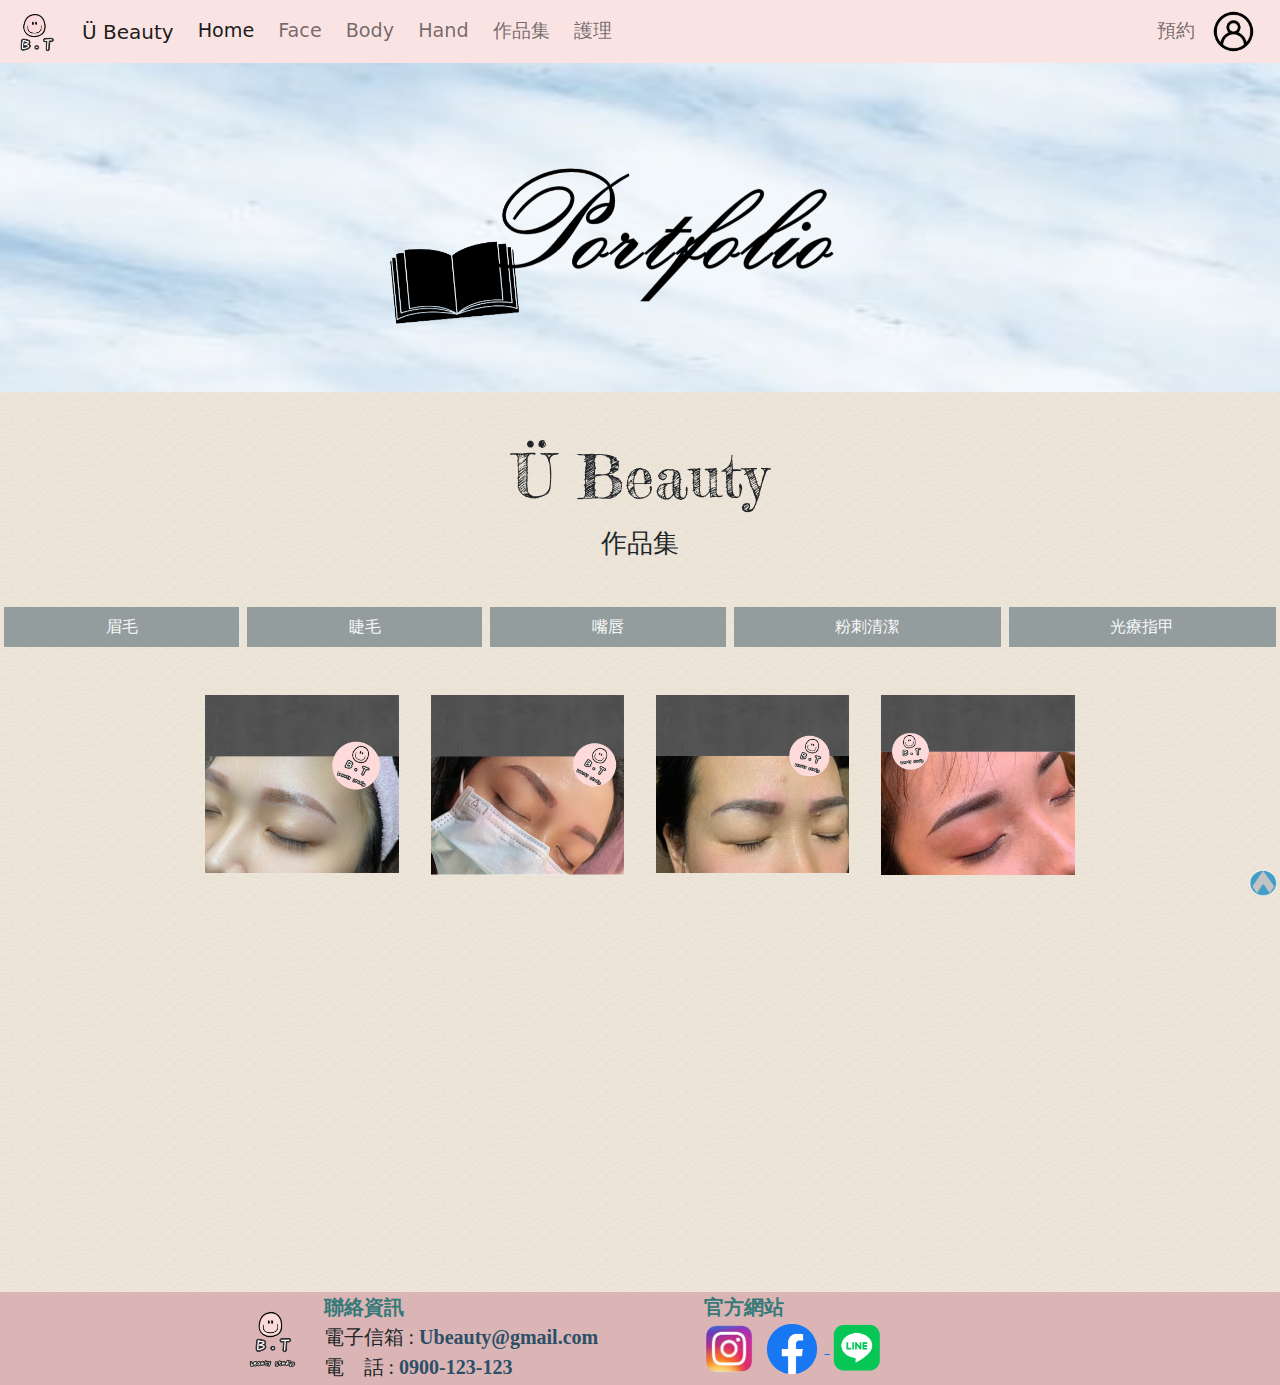
<file: portfolio_beauty_studio.html>
<!DOCTYPE html>
<html lang="en">

<head>
  <meta charset="UTF-8">
  <meta name="viewport" content="width=device-width">
  <title>作品集_Beauty_Studio</title>
  <link rel="icon" href="./icon/beauty_studio_icon.png">
  <link rel="stylesheet" href="CSS/beauty_studio.css">
  <link rel="stylesheet" href="./CSS/bootstrap_css/bootstrap.css">
  <script src="./js/bootstrap-js/bootstrap.js"></script>



</head>

<body>
  <header>
    <nav class="navbar navbar-expand-lg navbar-light" style="background-color: rgb(249, 227, 227);">
      <div>
        <img src="./icon/beauty_studio_icon.png" class="d-block" style="width: 50px; margin:0 10px;">
      </div>
      <div class="container-fluid">
        <a class="navbar-brand" href="./index.html">Ü Beauty</a>
        <button class="navbar-toggler" type="button" data-bs-toggle="collapse" data-bs-target="#navbarTogglerDemo02"
          aria-controls="navbarTogglerDemo02" aria-expanded="false" aria-label="Toggle navigation">
          <span class="navbar-toggler-icon"></span>
        </button>
        <div class="collapse navbar-collapse" id="navbarTogglerDemo02">
          <ul class="navbar-nav me-auto mb-2 mb-lg-0" style=" align-items: center;">
            <li class="nav-item me-2" style="font-size: larger;">
              <a class="nav-link active" aria-current="page" href="./index.html">Home</a>
            </li>
            <li class="nav-item me-2" style="font-size: larger;">
              <a class="nav-link" href="./Face_beauty_studio.html">Face</a>
            </li>
            <li class="nav-item me-2" style="font-size: larger;">
              <a class="nav-link" href="./Body_beauty_studio.html">Body</a>
            </li>
            <li class="nav-item me-2" style="font-size: larger;">
              <a class="nav-link" href="./Hand_beauty_studio.html">Hand</a>
            </li>
            <li class="nav-item me-2" style="font-size: larger;">
              <a class="nav-link" href="./portfolio_beauty_studio.html">作品集</a>
            </li>
            <li class="nav-item me-2" style="font-size: larger;">
              <a class="nav-link" href="./care_beauty_studio.html">護理</a>
            </li>
          </ul>
          <form class="d-flex me-1">
            <div class="collapse navbar-collapse" id="navbarTogglerDemo02">
              <ul class="navbar-nav mb-2 mb-lg-0" style=" align-items: center;">
                <li class="nav-item me-2" style="font-size: larger;">
                  <a class="nav-link" href="./Order_beauty_studio.html">預約</a>
                </li>
                <a href="./Order_beauty_studio.html" class="me-2">
                  <img src="./icon/order.icon.png" width="45px">
                </a>
              </ul>
            </div>
          </form>
        </div>
      </div>
    </nav>
    <div class="carousel-inner">
      <div class="carousel-item active">
        <img src="./icon/p.bg.png" class="d-block w-100" alt="作品集背景">
      </div>
    </div>
  </header>

  <main class="mainBg pt-5 pb-5">
    <div class="container">
      <h1 class="row justify-content-center myAbout">Ü Beauty</h1>
      <h5 class="row justify-content-center m-3 mb-5 myTitle">作品集</h5>
    </div>
    <ul class="nav nav-fill flex-md-row flex-column mt-5">
      <li class="nav-item ms-1 me-1" style="background-color: rgb(148, 157, 157);"><a data-bs-toggle="pill"
          class="nav-link link-light" href="#myEyebrow">眉毛</a></li>
      <li class="nav-item ms-1 me-1" style="background-color: rgb(148, 157, 157);"><a data-bs-toggle="pill"
          class="nav-link link-light" href="#myEyelash">睫毛</a></li>
      <li class="nav-item ms-1 me-1" style="background-color: rgb(148, 157, 157);"><a data-bs-toggle="pill"
          class="nav-link link-light" href="#myLips">嘴唇</a></li>
      <li class="nav-item ms-1 me-1" style="background-color: rgb(148, 157, 157);"><a data-bs-toggle="pill"
          class="nav-link link-light" href="#myClear">粉刺清潔</a></li>
      <li class="nav-item ms-1 me-1" style="background-color: rgb(148, 157, 157);"><a data-bs-toggle="pill"
          class="nav-link link-light" href="#myNail">光療指甲</a></li>
    </ul>
    <div class="tab-content">
      <div class="tab-pane myList show" id="myEyebrow">
        <div>
          <div class="row justify-content-center">
            <div class="col-md-12 col-lg-2 m-1 mt-5">
              <div class="row justify-content-center"><img src="./icon/eyebrow1.jpg" style="width: 100%;"></div>
            </div>
            <div class="col-md-12 col-lg-2 m-1 mt-5">
              <div class="row justify-content-center"><img src="./icon/eyebrow2.jpg" style="width: 100%;"></div>
            </div>
            <div class="col-md-12 col-lg-2 m-1 mt-5">
              <div class="row justify-content-center"><img src="./icon/eyebrow3.jpg" style="width: 100%;"></div>
            </div>
            <div class="col-md-12 col-lg-2 m-1 mt-5">
              <div class="row justify-content-center"><img src="./icon/eyebrow4.jpg" style="width: 100%;"></div>
            </div>
          </div>
        </div>
      </div>
      <div class="tab-pane myList" id="myEyelash">
        <div class="container">
          <div class="row justify-content-center">
            <div class="col-md-12 col-lg-3 m-2 mt-5">
              <div class="row justify-content-center"><img src="./icon/eyelash1.png" style="width: 100%;"></div>
            </div>
            <div class="col-md-12 col-lg-3 m-2 mt-5">
              <div class="row justify-content-center"><img src="./icon/eyelash2.png" style="width: 100%;"></div>
            </div>
            <div class="col-md-12 col-lg-3 m-2 mt-5">
              <div class="row justify-content-center"><img src="./icon/eyelash3.png" style="width: 100%;"></div>
            </div>
          </div>
        </div>
      </div>
      <div class="tab-pane myList" id="myLips">
        <div class="container">
          <div class="row justify-content-center">
            <div class="col-md-12 col-lg-3 m-2 mt-5">
              <div class="row justify-content-center"><img src="./icon/lips1.png" style="width: 100%;"></div>
            </div>
          </div>
        </div>
      </div>
      <div class="tab-pane myList" id="myClear">
        <div class="container">
          <div class="row justify-content-center">
            <div class="col-md-12 col-lg-3 m-2 mt-5">
              <div class="row justify-content-center"><img src="./icon/clear.png" style="width: 100%;"></div>
            </div>
          </div>
        </div>
      </div>
      <div class="tab-pane myList" id="myNail">
        <div class="container">
          <div class="row justify-content-center">
            <div class="col-md-12 col-lg-3 m-2 mt-5">
              <div class="row justify-content-center"><img src="./icon/nail1.png" style="width: 100%;"></div>
            </div>
            <div class="col-md-12 col-lg-3 m-2 mt-5">
              <div class="row justify-content-center"><img src="./icon/nail2.png" style="width: 100%;"></div>
            </div>
          </div>
        </div>
      </div>

    </div>
  </main>

  <footer style="background-color: rgb(219, 181, 181);">
    <div class="container">
      <div class="row justify-content-center">
        <div class="col-md-1 col-lg-1 me-2">
          <img class="mt-1" src="./icon/beauty_studio_button_icon.png" style="width: 100px;">
        </div>
        <div class="col-md-12 col-lg-4 ">
          <div>
            <span class="myForm mb-2">聯絡資訊</span><br>
            <span class="myNews">電子信箱&nbsp;:&nbsp;<a href="mailto:Ubeauty@gmail.com" class="myA">Ubeauty@gmail.com</a></span><br>
            <span class="myNews">電&nbsp;&nbsp;&nbsp;&nbsp;話&nbsp;:
              <a href="tel:+886-900123123" class="myA">0900-123-123</a>
            </span>
          </div>
        </div>
        <div class="col-md-12 col-lg-4">
          <div>
            <span class="myForm mb-5">官方網站</span><br>
            <a href="" style="text-decoration:none;"
              target="_blank">
              <img class="me-2" src="./icon/ig.png" width="50vh">
            </a>
            <a href="" target="_blank">
              <img class="me-2" src="./icon/fb.png" width="50vh">
            </a>
            <a href=""
              style="text-decoration:none;" target="_blank">
              <img src="./icon/line2.png" width="55vh">
            </a>
          </div>
        </div>
      </div>
    </div>

    <a href="#" class="bottomTop">
      <img src="./icon/top2.png" width="30vh">
    </a>
  </footer>

  <script>
    window.onload = function() {
      // 使用 JavaScript 默認tab選擇
      var defaultTab = document.querySelector('.nav-link[href="#myEyebrow"]');
      var tabPane = document.querySelector('.tab-pane#myEyebrow');
      
      defaultTab.classList.add('active');
      tabPane.classList.add('active', 'show');
    }
  </script>


</body>

</html>
</file>
<file: CSS/beauty_studio.css>
@import url('https://fonts.googleapis.com/css2?family=Comic+Neue:wght@300&family=Dancing+Script&family=Kalam:wght@300&display=swap');
@import url('https://fonts.googleapis.com/css2?family=Comic+Neue:wght@300&family=Dancing+Script&family=Kalam:wght@300&family=Ranchers&family=Tangerine&display=swap');
@import url('https://fonts.googleapis.com/css2?family=Comic+Neue:wght@300&family=Dancing+Script&family=Fredericka+the+Great&family=Kalam:wght@300&family=M+PLUS+Rounded+1c:wght@500&family=Ranchers&family=Tangerine&display=swap');
@import url('https://fonts.googleapis.com/css2?family=Comic+Neue:wght@300&family=Dancing+Script&family=Fredericka+the+Great&family=Kalam:wght@300&family=Ranchers&family=Tangerine&display=swap');
@import url('https://fonts.googleapis.com/css2?family=Comic+Neue:wght@300&family=Dancing+Script&family=Fredericka+the+Great&family=Kalam:wght@300&family=Kosugi+Maru&family=M+PLUS+Rounded+1c:wght@500&family=Ranchers&family=Tangerine&display=swap');

* {
    padding: 0;
    margin: 0;
}

body {
    background-image: url(../icon/background.png);
}

.mainBg {
    min-height: 100vh;
}

.bottomTop {
    position: fixed;
    bottom: 2px;
    right: 2px;
}



.myAbout {
    font-family: 'Fredericka the Great';
    font-size: 60px;
}

.myList {
    font-family: "M PLUS Rounded 1c";
    color: rgb(118, 171, 153);
    cursor: default;
    font-size: 24px;
}

.myTitle {
    font-family: '標楷體';
    font-size: 26px;
}

.myMenu {
    font-family: '標楷體';
    font-size: 20px;
}

.myMenu:hover {
    background-color: antiquewhite;
    cursor: default;
}

.itd {
    text-align: center;
    color: rgb(83, 147, 125);
    font-size: larger;
    font-family: 'Kalam', cursive;
}

.itd_bs {
    font-size: larger;
    font-family: 'Ranchers', cursive;
}

.myNews {
    font-family: '標楷體';
    font-size: 20px;
}

.myNews:hover {
    cursor: default;
}

.homeImg {
    cursor: pointer;
}

.homeImg:hover {
    border-radius: 250px;
    transition-duration: 0.5s;

}

.contentBg:hover {
    border-radius: 50px;
    transition-duration: 0.3s;

}

.myOrderList {
    font-family: "Kosugi Maru";
    color: rgb(42, 110, 165);
}

.myOrderList>li {
    padding: 5px;
}

.myCheck>input:hover {
    cursor: pointer;
}

.myCheck>label:hover {
    cursor: pointer;
}

.allFron {
    font-size: 18px;
}

.myForm {
    font-size: 20px;
    font-weight: bold;
    color: rgb(53, 121, 121);
}

.myA {
    text-decoration: none;
    font-weight: bold;
}

.myA:link {
    color: rgb(44, 79, 104);
}
</file>
